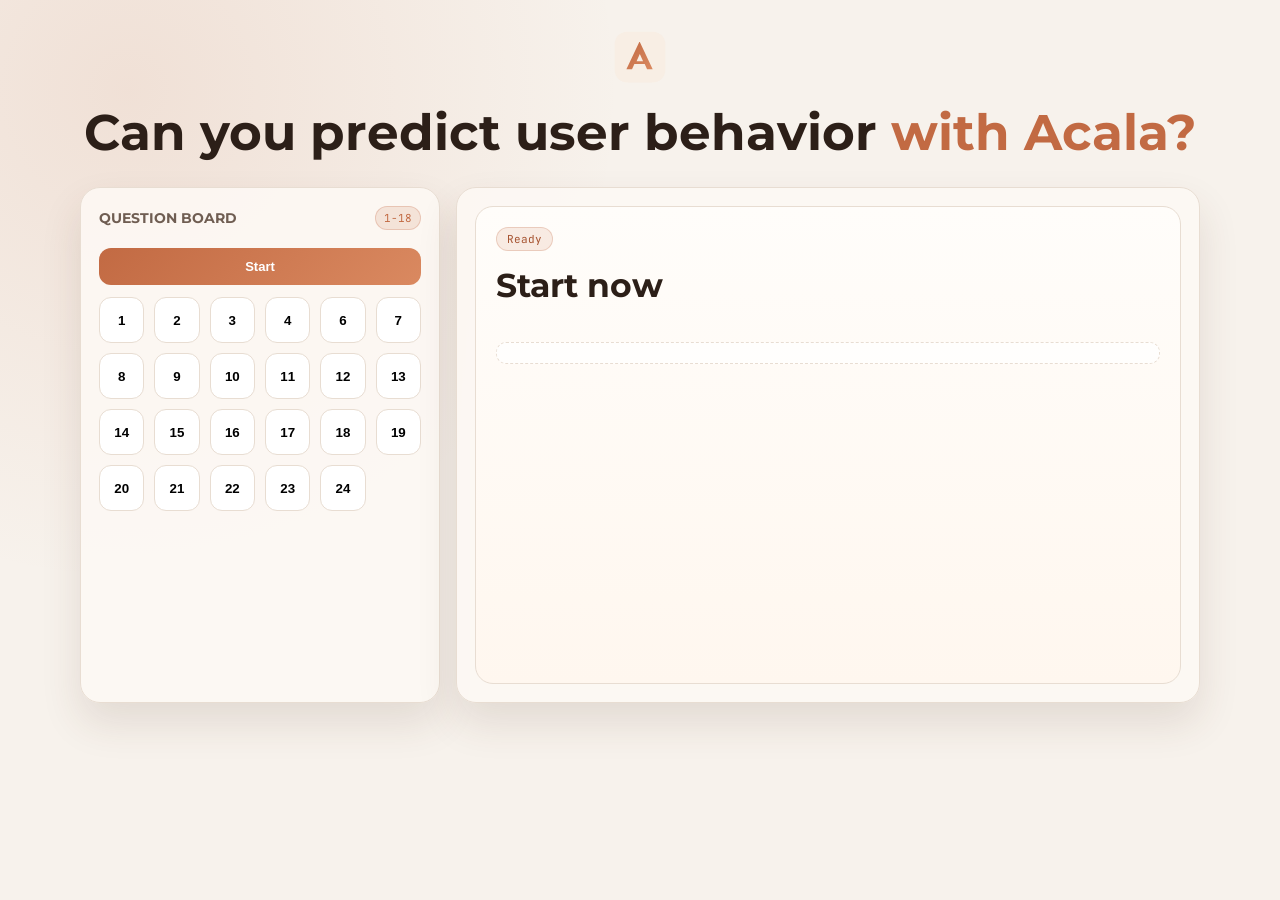
<file: quiz-package/index.html>
<!DOCTYPE html>
<html lang="en">
<head>
  <meta charset="UTF-8" />
  <meta name="viewport" content="width=device-width, initial-scale=1.0" />
  <title>Ascala Quiz</title>
  <link rel="preconnect" href="https://fonts.googleapis.com">
  <link rel="preconnect" href="https://fonts.gstatic.com" crossorigin>
  <link href="https://fonts.googleapis.com/css2?family=Montserrat:wght@400;500;600;700&family=JetBrains+Mono:wght@400;500&display=swap" rel="stylesheet">
  <style>
    :root {
      --bg: #f7f2ec;
      --card: #fdf9f4;
      --ink: #2c1f18;
      --ink-soft: #6f5d52;
      --terra: #c26a43;
      --line: #e8ddd2;
      --shadow: 0 20px 40px rgba(84, 48, 30, 0.12);
    }
    * { box-sizing: border-box; }
    body {
      margin: 0;
      font-family: Montserrat, system-ui, sans-serif;
      color: var(--ink);
      background: radial-gradient(circle at 10% 10%, rgba(194,106,67,.13), transparent 35%), var(--bg);
      min-height: 100vh;
    }
    .wrap { max-width: 1160px; margin: 0 auto; padding: 28px 20px 48px; }
    .hero { text-align: center; margin-bottom: 24px; }
    .hero-logo { width: 58px; height: 58px; object-fit: contain; }
    h1 { margin: 12px 0 8px; font-size: clamp(28px, 4.2vw, 50px); }
    h1 span { color: var(--terra); }
    .layout { display: grid; grid-template-columns: 360px 1fr; gap: 16px; }
    .panel { background: rgba(253,249,244,.9); border: 1px solid var(--line); border-radius: 20px; box-shadow: var(--shadow); }
    .left, .right { padding: 18px; }
    .panel-head { display: flex; align-items: center; justify-content: space-between; margin-bottom: 12px; }
    .panel-head h2 { margin: 0; font-size: 14px; text-transform: uppercase; color: var(--ink-soft); }
    .pill { font-family: "JetBrains Mono", monospace; font-size: 11px; color: var(--terra); background: rgba(194,106,67,.14); border: 1px solid rgba(194,106,67,.25); padding: 4px 8px; border-radius: 999px; }
    .start-btn {
      width: 100%; margin: 6px 0 12px; border: none; border-radius: 12px; padding: 11px 12px;
      font-size: 13px; font-weight: 700; cursor: pointer; color: #fff;
      background: linear-gradient(135deg, var(--terra) 0%, #da8960 100%);
    }
    .q-grid { display: grid; grid-template-columns: repeat(6, minmax(0,1fr)); gap: 10px; }
    .q-btn {
      border: 1px solid var(--line); background: #fff; border-radius: 12px; min-height: 46px; font-weight: 700;
      cursor: pointer; transition: 180ms ease;
    }
    .q-btn.active { background: linear-gradient(135deg, var(--terra) 0%, #dc8a5d 100%); color: #fff; border-color: transparent; }
    .question-card { border: 1px solid var(--line); border-radius: 18px; background: linear-gradient(180deg, #fffdfa 0%, #fff7ef 100%); padding: 20px; min-height: 478px; display: flex; flex-direction: column; gap: 14px; }
    .meta { display: flex; justify-content: space-between; font-size: 12px; color: var(--ink-soft); }
    .tag { font-family: "JetBrains Mono", monospace; font-size: 11px; background: rgba(194,106,67,.12); color: #a65330; border: 1px solid rgba(194,106,67,.24); border-radius: 999px; padding: 4px 10px; }
    .question-text { font-size: clamp(22px, 2.6vw, 33px); line-height: 1.12; margin: 2px 0 8px; max-width: 18ch; }
    .answers { display: grid; gap: 10px; }
    .answer {
      border: 1px solid var(--line); background: #fff; border-radius: 12px; padding: 12px; text-align: left;
      cursor: pointer; display: flex; align-items: center; gap: 10px;
    }
    .answer .key {
      width: 26px; height: 26px; border-radius: 8px; background: #f4ebe1; color: #a65330;
      display: grid; place-items: center; font-weight: 700; font-family: "JetBrains Mono", monospace; font-size: 12px;
    }
    .answer.selected { border-color: rgba(194,106,67,.6); background: rgba(194,106,67,.14); }
    .answer-locate {
      margin-top: 2px;
      font-size: 12px;
      color: var(--ink-soft);
      padding: 10px 12px;
      border: 1px dashed var(--line);
      border-radius: 10px;
      background: rgba(255,255,255,.7);
    }
    .result { margin-top: auto; border-radius: 12px; border: 1px solid var(--line); padding: 12px; font-size: 13px; color: var(--ink-soft); min-height: 60px; background: #fff; }
    .controls { margin-top: 10px; display: flex; gap: 8px; justify-content: flex-end; }
    .btn { border: 1px solid var(--line); background: #fff; color: var(--ink-soft); border-radius: 10px; padding: 9px 12px; font-size: 12px; font-weight: 600; cursor: pointer; }
    .btn.primary { background: linear-gradient(135deg, var(--terra) 0%, #da8960 100%); border-color: transparent; color: #fff; }
    @media (max-width: 960px) { .layout { grid-template-columns: 1fr; } .question-text { max-width: none; } }
  </style>
</head>
<body>
  <main class="wrap">
    <section class="hero">
      <img class="hero-logo" src="./logo.svg" alt="Acala logo">
      <h1>Can you predict user behavior <span>with Acala?</span></h1>
    </section>
    <section class="layout">
      <aside class="panel left">
        <div class="panel-head">
          <h2>Question Board</h2>
          <span class="pill">1-18</span>
        </div>
        <button id="startBtn" class="start-btn">Start</button>
        <div id="questionGrid" class="q-grid"></div>
      </aside>
      <section class="panel right">
        <article id="questionCard" class="question-card">
          <div class="meta">
            <span id="qTag" class="tag">Ready</span>
            <strong id="qNumber"></strong>
          </div>
          <h2 id="qText" class="question-text">Start now</h2>
          <div id="answers" class="answers"></div>
          <div id="answerLocate" class="answer-locate"></div>
          <div id="result" class="result"></div>
          <div class="controls">
            <button id="resetBtn" class="btn">Reset</button>
            <button id="nextBtn" class="btn primary">Next Question</button>
          </div>
        </article>
      </section>
    </section>
  </main>
  <script>
    const QUESTIONS = [
      { id: 1, site: "Whoop", text: "What is the overall completion rate for Whoop users?", choices: ["72%", "52%", "38%"], locate: "Where: Whoop -> Executive Summary card -> Overall completion rate." },
      { id: 2, site: "Whoop", text: "Which persona group struggles most with recovery metrics?", choices: ["Elite Athletes", "Fitness Enthusiasts", "Health Beginners"], locate: "Where: Whoop -> Executive Summary -> Cluster findings (lowest completion row)." },
      { id: 3, site: "Whoop", text: "What is the #1 friction causing abandonment?", choices: ["Device pairing issue", "Recovery score lacks context", "Subscription price"], locate: "Where: Whoop -> Activation report -> Key Findings -> #1 item." },
      { id: 4, site: "Whoop", text: "Elite athletes complete onboarding at:", choices: ["62%", "72%", "82%"], locate: "Where: Whoop -> Executive Summary -> Cluster findings -> Elite Athlete completion." },
      { id: 6, site: "Notion", text: "Graduate Student completion rate is:", choices: ["58%", "42%", "28%"], locate: "Where: Notion -> Persona profiles panel -> Graduate Student badge." },
      { id: 7, site: "Notion", text: "Startup founders get stuck most at:", choices: ["Sign up", "Blank page", "Sharing"], locate: "Where: Notion -> Persona profiles -> Startup Founder summary line." },
      { id: 8, site: "Notion", text: "How many users find templates in first session?", choices: ["34%", "54%", "74%"], locate: "Where: Notion -> Onboarding report -> Key Findings #1 or #2." },
      { id: 9, site: "Canva", text: "Users discover Brand Kit after about how many designs?", choices: ["5", "10-15", "20+"], locate: "Where: Canva -> Activation report -> Key Findings #1/#2 (Brand Kit discovery)." },
      { id: 10, site: "Canva", text: "Mobile creators switching away is around:", choices: ["23%", "33%", "43%"], locate: "Where: Canva -> Engagement report -> Key Findings #1." },
      { id: 11, site: "Canva", text: "Highest completion persona in Canva is:", choices: ["Solo Entrepreneur", "Marketing Manager", "Social Creator"], locate: "Where: Canva -> Persona profiles -> compare completion badges." },
      { id: 12, site: "Canva", text: "Brand kit setup can save users roughly:", choices: ["30 min/week", "1 hour/week", "2+ hours/week"], locate: "Where: Canva -> Onboarding report -> Key Findings / recommended fixes summary." },
      { id: 13, site: "Rapid Fire", text: "Whoop Elite Athlete completion is above 80%?", choices: ["Yes", "No", "Not enough data"], locate: "Where: Whoop -> Executive Summary -> Cluster findings (Elite Athlete)." },
      { id: 14, site: "Rapid Fire", text: "Notion overall completion is above 50%?", choices: ["Yes", "No", "Exactly 50%"], locate: "Where: Notion -> Executive Summary card -> Overall completion rate." },
      { id: 15, site: "Rapid Fire", text: "Canva overall completion is above 60%?", choices: ["Yes", "No", "Exactly 60%"], locate: "Where: Canva -> Executive Summary card -> Overall completion rate." },
      { id: 16, site: "Rapid Fire", text: "More than half of Whoop Health Beginners complete?", choices: ["Yes", "No", "Equal split"], locate: "Where: Whoop -> Persona profiles -> Health Beginner completion badge." },
      { id: 17, site: "Rapid Fire", text: "Notion Team Leads outperform Startup Founders?", choices: ["Yes", "No", "Tied"], locate: "Where: Notion -> Executive Summary -> Cluster findings rows for Team Lead and Founder." },
      { id: 18, site: "Rapid Fire", text: "Is mobile feature parity a top Canva issue?", choices: ["Yes", "No", "Only for desktop users"], locate: "Where: Canva -> Engagement report -> Key Findings #1 and summary sentence." },
      { id: 19, site: "Persona Group", text: "Who is the worst-performing persona in Whoop?", choices: ["Elite Athlete", "Fitness Enthusiast", "Health Beginner"], locate: "Where: Whoop -> Persona profiles -> lowest completion badge." },
      { id: 20, site: "Persona Group", text: "Who is the best-performing persona in Notion?", choices: ["Startup Founder", "Team Lead PM", "Graduate Student"], locate: "Where: Notion -> Persona profiles -> highest completion badge." },
      { id: 21, site: "Persona Group", text: "Which Canva persona should be prioritized first for improvements?", choices: ["Marketing Manager", "Social Creator", "Solo Entrepreneur"], locate: "Where: Canva -> Persona profiles -> lowest completion + friction tags." },
      { id: 22, site: "Precision Check", text: "What is the time-to-aha for Notion users?", choices: ["3m 05s", "4m 12s", "6m 20s"], locate: "Where: Notion -> Activation report -> Summary -> Time-to-aha." },
      { id: 23, site: "Precision Check", text: "What is the accessibility friction score for Notion Graduate Student users who scored 80 in tech savviness?", choices: ["12%", "22%", "32%"], locate: "Where: Notion -> Accessibility report -> Persona distribution chart (Graduate Student at tech savviness 80)." },
      { id: 24, site: "Precision Check", text: "How many consent gaps are in Canva compliance?", choices: ["1", "2", "3"], locate: "Where: Canva -> Compliance report -> Summary stats -> Consent gaps." }
    ];

    const grid = document.getElementById("questionGrid");
    const qTag = document.getElementById("qTag");
    const qNumber = document.getElementById("qNumber");
    const qText = document.getElementById("qText");
    const answers = document.getElementById("answers");
    const answerLocate = document.getElementById("answerLocate");
    const result = document.getElementById("result");
    const startBtn = document.getElementById("startBtn");
    const resetBtn = document.getElementById("resetBtn");
    const nextBtn = document.getElementById("nextBtn");
    let current = 0;

    QUESTIONS.forEach((q, i) => {
      const btn = document.createElement("button");
      btn.className = "q-btn";
      btn.textContent = q.id;
      btn.addEventListener("click", () => renderQuestion(i));
      grid.appendChild(btn);
    });

    function setActiveButton(index) {
      [...grid.children].forEach((node, i) => node.classList.toggle("active", i === index));
    }

    function renderQuestion(index) {
      current = index;
      const q = QUESTIONS[index];
      setActiveButton(index);
      qTag.textContent = q.site;
      qNumber.textContent = "Question " + q.id;
      qText.textContent = q.text;
      answerLocate.textContent = q.locate || "Find it in prototype: open the matching website report and check Executive Summary / Persona profiles.";
      result.textContent = "Answer selected and locked. (No reveal shown)";
      result.style.visibility = "hidden";
      resetBtn.style.display = "";
      nextBtn.style.display = "";
      answers.innerHTML = "";
      q.choices.forEach((choice, choiceIndex) => {
        const answerBtn = document.createElement("button");
        answerBtn.className = "answer";
        answerBtn.innerHTML = '<span class="key">' + String.fromCharCode(65 + choiceIndex) + '</span><span>' + choice + "</span>";
        answerBtn.addEventListener("click", () => evaluate(answerBtn));
        answers.appendChild(answerBtn);
      });
    }

    function evaluate(button) {
      [...answers.children].forEach(node => node.classList.remove("selected"));
      button.classList.add("selected");
      result.style.visibility = "visible";
    }

    function showStartScreen() {
      setActiveButton(-1);
      qTag.textContent = "Ready";
      qNumber.textContent = "";
      qText.textContent = "Start now";
      answers.innerHTML = "";
      answerLocate.textContent = "";
      result.textContent = "";
      result.style.visibility = "hidden";
      resetBtn.style.display = "none";
      nextBtn.style.display = "none";
    }

    resetBtn.addEventListener("click", () => renderQuestion(current));
    nextBtn.addEventListener("click", () => renderQuestion((current + 1) % QUESTIONS.length));
    startBtn.addEventListener("click", showStartScreen);

    showStartScreen();
  </script>
</body>
</html>
</file>
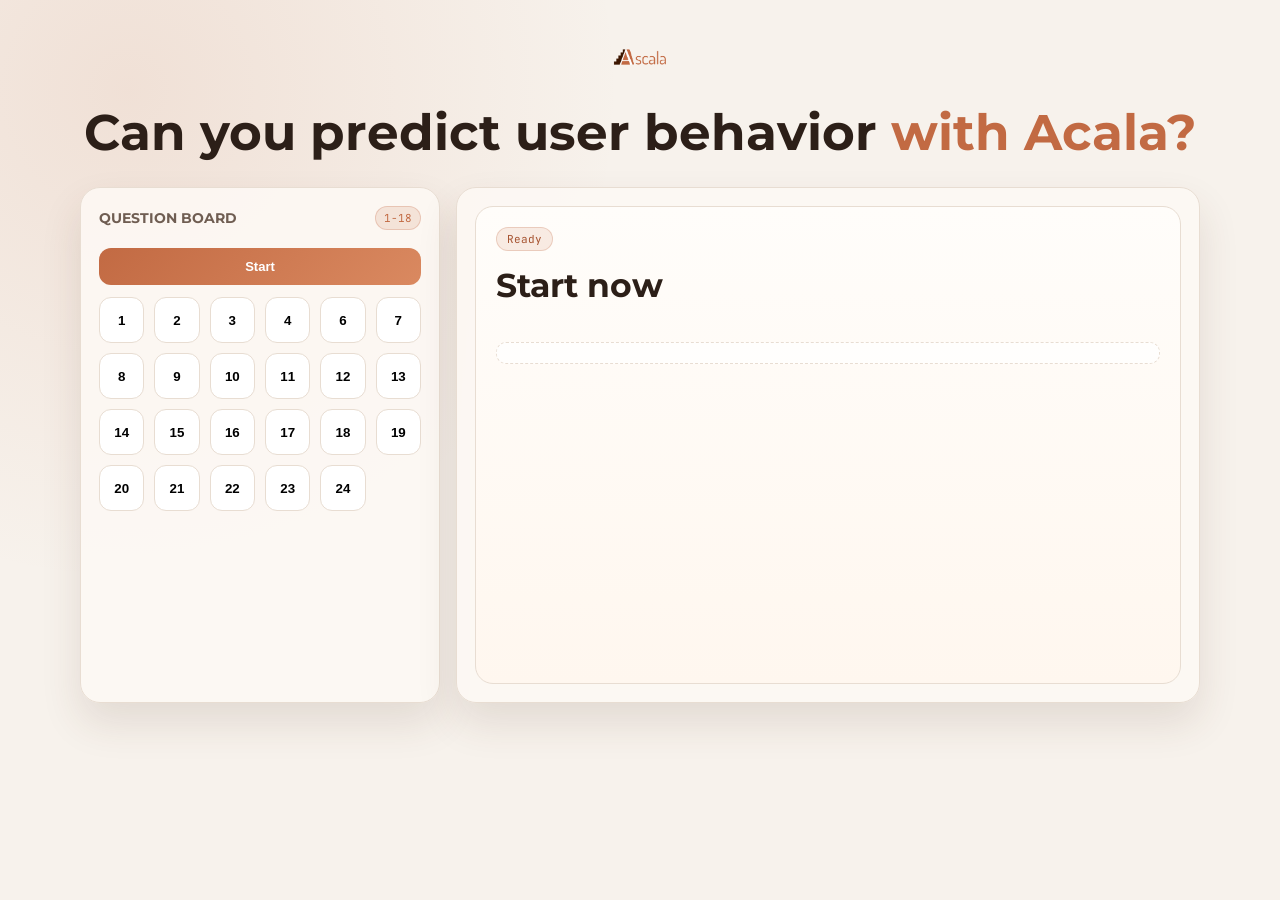
<file: quiz.html>
<!DOCTYPE html>
<html lang="en">
<head>
  <meta charset="UTF-8" />
  <meta name="viewport" content="width=device-width, initial-scale=1.0" />
  <title>Ascala Quiz</title>
  <link rel="preconnect" href="https://fonts.googleapis.com">
  <link rel="preconnect" href="https://fonts.gstatic.com" crossorigin>
  <link href="https://fonts.googleapis.com/css2?family=Montserrat:wght@400;500;600;700&family=JetBrains+Mono:wght@400;500&display=swap" rel="stylesheet">
  <style>
    :root {
      --bg: #f7f2ec;
      --card: #fdf9f4;
      --ink: #2c1f18;
      --ink-soft: #6f5d52;
      --terra: #c26a43;
      --line: #e8ddd2;
      --shadow: 0 20px 40px rgba(84, 48, 30, 0.12);
    }
    * { box-sizing: border-box; }
    body {
      margin: 0;
      font-family: Montserrat, system-ui, sans-serif;
      color: var(--ink);
      background: radial-gradient(circle at 10% 10%, rgba(194,106,67,.13), transparent 35%), var(--bg);
      min-height: 100vh;
    }
    .wrap { max-width: 1160px; margin: 0 auto; padding: 28px 20px 48px; }
    .hero { text-align: center; margin-bottom: 24px; }
    .hero-logo { width: 58px; height: 58px; object-fit: contain; }
    h1 { margin: 12px 0 8px; font-size: clamp(28px, 4.2vw, 50px); }
    h1 span { color: var(--terra); }
    .layout { display: grid; grid-template-columns: 360px 1fr; gap: 16px; }
    .panel { background: rgba(253,249,244,.9); border: 1px solid var(--line); border-radius: 20px; box-shadow: var(--shadow); }
    .left, .right { padding: 18px; }
    .panel-head { display: flex; align-items: center; justify-content: space-between; margin-bottom: 12px; }
    .panel-head h2 { margin: 0; font-size: 14px; text-transform: uppercase; color: var(--ink-soft); }
    .pill { font-family: "JetBrains Mono", monospace; font-size: 11px; color: var(--terra); background: rgba(194,106,67,.14); border: 1px solid rgba(194,106,67,.25); padding: 4px 8px; border-radius: 999px; }
    .start-btn {
      width: 100%; margin: 6px 0 12px; border: none; border-radius: 12px; padding: 11px 12px;
      font-size: 13px; font-weight: 700; cursor: pointer; color: #fff;
      background: linear-gradient(135deg, var(--terra) 0%, #da8960 100%);
    }
    .q-grid { display: grid; grid-template-columns: repeat(6, minmax(0,1fr)); gap: 10px; }
    .q-btn {
      border: 1px solid var(--line); background: #fff; border-radius: 12px; min-height: 46px; font-weight: 700;
      cursor: pointer; transition: 180ms ease;
    }
    .q-btn.active { background: linear-gradient(135deg, var(--terra) 0%, #dc8a5d 100%); color: #fff; border-color: transparent; }
    .question-card { border: 1px solid var(--line); border-radius: 18px; background: linear-gradient(180deg, #fffdfa 0%, #fff7ef 100%); padding: 20px; min-height: 478px; display: flex; flex-direction: column; gap: 14px; }
    .meta { display: flex; justify-content: space-between; font-size: 12px; color: var(--ink-soft); }
    .tag { font-family: "JetBrains Mono", monospace; font-size: 11px; background: rgba(194,106,67,.12); color: #a65330; border: 1px solid rgba(194,106,67,.24); border-radius: 999px; padding: 4px 10px; }
    .question-text { font-size: clamp(22px, 2.6vw, 33px); line-height: 1.12; margin: 2px 0 8px; max-width: 18ch; }
    .answers { display: grid; gap: 10px; }
    .answer {
      border: 1px solid var(--line); background: #fff; border-radius: 12px; padding: 12px; text-align: left;
      cursor: pointer; display: flex; align-items: center; gap: 10px;
    }
    .answer .key {
      width: 26px; height: 26px; border-radius: 8px; background: #f4ebe1; color: #a65330;
      display: grid; place-items: center; font-weight: 700; font-family: "JetBrains Mono", monospace; font-size: 12px;
    }
    .answer.selected { border-color: rgba(194,106,67,.6); background: rgba(194,106,67,.14); }
    .answer-locate {
      margin-top: 2px;
      font-size: 12px;
      color: var(--ink-soft);
      padding: 10px 12px;
      border: 1px dashed var(--line);
      border-radius: 10px;
      background: rgba(255,255,255,.7);
    }
    .result { margin-top: auto; border-radius: 12px; border: 1px solid var(--line); padding: 12px; font-size: 13px; color: var(--ink-soft); min-height: 60px; background: #fff; }
    .controls { margin-top: 10px; display: flex; gap: 8px; justify-content: flex-end; }
    .btn { border: 1px solid var(--line); background: #fff; color: var(--ink-soft); border-radius: 10px; padding: 9px 12px; font-size: 12px; font-weight: 600; cursor: pointer; }
    .btn.primary { background: linear-gradient(135deg, var(--terra) 0%, #da8960 100%); border-color: transparent; color: #fff; }
    @media (max-width: 960px) { .layout { grid-template-columns: 1fr; } .question-text { max-width: none; } }
  </style>
</head>
<body>
  <main class="wrap">
    <section class="hero">
      <img class="hero-logo" src="assets/logo.png" alt="Acala logo">
      <h1>Can you predict user behavior <span>with Acala?</span></h1>
    </section>
    <section class="layout">
      <aside class="panel left">
        <div class="panel-head">
          <h2>Question Board</h2>
          <span class="pill">1-18</span>
        </div>
        <button id="startBtn" class="start-btn">Start</button>
        <div id="questionGrid" class="q-grid"></div>
      </aside>
      <section class="panel right">
        <article id="questionCard" class="question-card">
          <div class="meta">
            <span id="qTag" class="tag">Ready</span>
            <strong id="qNumber"></strong>
          </div>
          <h2 id="qText" class="question-text">Start now</h2>
          <div id="answers" class="answers"></div>
          <div id="answerLocate" class="answer-locate"></div>
          <div id="result" class="result"></div>
          <div class="controls">
            <button id="resetBtn" class="btn">Reset</button>
            <button id="nextBtn" class="btn primary">Next Question</button>
          </div>
        </article>
      </section>
    </section>
  </main>
  <script>
    const QUESTIONS = [
      { id: 1, site: "Whoop", text: "What is the overall completion rate for Whoop users?", choices: ["72%", "52%", "38%"], locate: "Where: Whoop -> Executive Summary card -> Overall completion rate." },
      { id: 2, site: "Whoop", text: "Which persona group struggles most with recovery metrics?", choices: ["Elite Athletes", "Fitness Enthusiasts", "Health Beginners"], locate: "Where: Whoop -> Executive Summary -> Cluster findings (lowest completion row)." },
      { id: 3, site: "Whoop", text: "What is the #1 friction causing abandonment?", choices: ["Device pairing issue", "Recovery score lacks context", "Subscription price"], locate: "Where: Whoop -> Activation report -> Key Findings -> #1 item." },
      { id: 4, site: "Whoop", text: "Elite athletes complete onboarding at:", choices: ["62%", "72%", "82%"], locate: "Where: Whoop -> Executive Summary -> Cluster findings -> Elite Athlete completion." },
      { id: 6, site: "Notion", text: "Graduate Student completion rate is:", choices: ["58%", "42%", "28%"], locate: "Where: Notion -> Persona profiles panel -> Graduate Student badge." },
      { id: 7, site: "Notion", text: "Startup founders get stuck most at:", choices: ["Sign up", "Blank page", "Sharing"], locate: "Where: Notion -> Persona profiles -> Startup Founder summary line." },
      { id: 8, site: "Notion", text: "How many users find templates in first session?", choices: ["34%", "54%", "74%"], locate: "Where: Notion -> Onboarding report -> Key Findings #1 or #2." },
      { id: 9, site: "Canva", text: "Users discover Brand Kit after about how many designs?", choices: ["5", "10-15", "20+"], locate: "Where: Canva -> Activation report -> Key Findings #1/#2 (Brand Kit discovery)." },
      { id: 10, site: "Canva", text: "Mobile creators switching away is around:", choices: ["23%", "33%", "43%"], locate: "Where: Canva -> Engagement report -> Key Findings #1." },
      { id: 11, site: "Canva", text: "Highest completion persona in Canva is:", choices: ["Solo Entrepreneur", "Marketing Manager", "Social Creator"], locate: "Where: Canva -> Persona profiles -> compare completion badges." },
      { id: 12, site: "Canva", text: "Brand kit setup can save users roughly:", choices: ["30 min/week", "1 hour/week", "2+ hours/week"], locate: "Where: Canva -> Onboarding report -> Key Findings / recommended fixes summary." },
      { id: 13, site: "Rapid Fire", text: "Whoop Elite Athlete completion is above 80%?", choices: ["Yes", "No", "Not enough data"], locate: "Where: Whoop -> Executive Summary -> Cluster findings (Elite Athlete)." },
      { id: 14, site: "Rapid Fire", text: "Notion overall completion is above 50%?", choices: ["Yes", "No", "Exactly 50%"], locate: "Where: Notion -> Executive Summary card -> Overall completion rate." },
      { id: 15, site: "Rapid Fire", text: "Canva overall completion is above 60%?", choices: ["Yes", "No", "Exactly 60%"], locate: "Where: Canva -> Executive Summary card -> Overall completion rate." },
      { id: 16, site: "Rapid Fire", text: "More than half of Whoop Health Beginners complete?", choices: ["Yes", "No", "Equal split"], locate: "Where: Whoop -> Persona profiles -> Health Beginner completion badge." },
      { id: 17, site: "Rapid Fire", text: "Notion Team Leads outperform Startup Founders?", choices: ["Yes", "No", "Tied"], locate: "Where: Notion -> Executive Summary -> Cluster findings rows for Team Lead and Founder." },
      { id: 18, site: "Rapid Fire", text: "Is mobile feature parity a top Canva issue?", choices: ["Yes", "No", "Only for desktop users"], locate: "Where: Canva -> Engagement report -> Key Findings #1 and summary sentence." },
      { id: 19, site: "Persona Group", text: "Who is the worst-performing persona in Whoop?", choices: ["Elite Athlete", "Fitness Enthusiast", "Health Beginner"], locate: "Where: Whoop -> Persona profiles -> lowest completion badge." },
      { id: 20, site: "Persona Group", text: "Who is the best-performing persona in Notion?", choices: ["Startup Founder", "Team Lead PM", "Graduate Student"], locate: "Where: Notion -> Persona profiles -> highest completion badge." },
      { id: 21, site: "Persona Group", text: "Which Canva persona should be prioritized first for improvements?", choices: ["Marketing Manager", "Social Creator", "Solo Entrepreneur"], locate: "Where: Canva -> Persona profiles -> lowest completion + friction tags." },
      { id: 22, site: "Precision Check", text: "What is the time-to-aha for Notion users?", choices: ["3m 05s", "4m 12s", "6m 20s"], locate: "Where: Notion -> Activation report -> Summary -> Time-to-aha." },
      { id: 23, site: "Precision Check", text: "What is the accessibility friction score for Notion Graduate Student users who scored 80 in tech savviness?", choices: ["12%", "22%", "32%"], locate: "Where: Notion -> Accessibility report -> Persona distribution chart (Graduate Student at tech savviness 80)." },
      { id: 24, site: "Precision Check", text: "How many consent gaps are in Canva compliance?", choices: ["1", "2", "3"], locate: "Where: Canva -> Compliance report -> Summary stats -> Consent gaps." }
    ];

    const grid = document.getElementById("questionGrid");
    const qTag = document.getElementById("qTag");
    const qNumber = document.getElementById("qNumber");
    const qText = document.getElementById("qText");
    const answers = document.getElementById("answers");
    const answerLocate = document.getElementById("answerLocate");
    const result = document.getElementById("result");
    const startBtn = document.getElementById("startBtn");
    const resetBtn = document.getElementById("resetBtn");
    const nextBtn = document.getElementById("nextBtn");
    let current = 0;

    QUESTIONS.forEach((q, i) => {
      const btn = document.createElement("button");
      btn.className = "q-btn";
      btn.textContent = q.id;
      btn.addEventListener("click", () => renderQuestion(i));
      grid.appendChild(btn);
    });

    function setActiveButton(index) {
      [...grid.children].forEach((node, i) => node.classList.toggle("active", i === index));
    }

    function renderQuestion(index) {
      current = index;
      const q = QUESTIONS[index];
      setActiveButton(index);
      qTag.textContent = q.site;
      qNumber.textContent = "Question " + q.id;
      qText.textContent = q.text;
      answerLocate.textContent = q.locate || "Find it in prototype: open the matching website report and check Executive Summary / Persona profiles.";
      result.textContent = "Answer selected and locked. (No reveal shown)";
      result.style.visibility = "hidden";
      resetBtn.style.display = "";
      nextBtn.style.display = "";
      answers.innerHTML = "";
      q.choices.forEach((choice, choiceIndex) => {
        const answerBtn = document.createElement("button");
        answerBtn.className = "answer";
        answerBtn.innerHTML = '<span class="key">' + String.fromCharCode(65 + choiceIndex) + '</span><span>' + choice + "</span>";
        answerBtn.addEventListener("click", () => evaluate(answerBtn));
        answers.appendChild(answerBtn);
      });
    }

    function evaluate(button) {
      [...answers.children].forEach(node => node.classList.remove("selected"));
      button.classList.add("selected");
      result.style.visibility = "visible";
    }

    function showStartScreen() {
      setActiveButton(-1);
      qTag.textContent = "Ready";
      qNumber.textContent = "";
      qText.textContent = "Start now";
      answers.innerHTML = "";
      answerLocate.textContent = "";
      result.textContent = "";
      result.style.visibility = "hidden";
      resetBtn.style.display = "none";
      nextBtn.style.display = "none";
    }

    resetBtn.addEventListener("click", () => renderQuestion(current));
    nextBtn.addEventListener("click", () => renderQuestion((current + 1) % QUESTIONS.length));
    startBtn.addEventListener("click", showStartScreen);

    showStartScreen();
  </script>
</body>
</html>
</file>
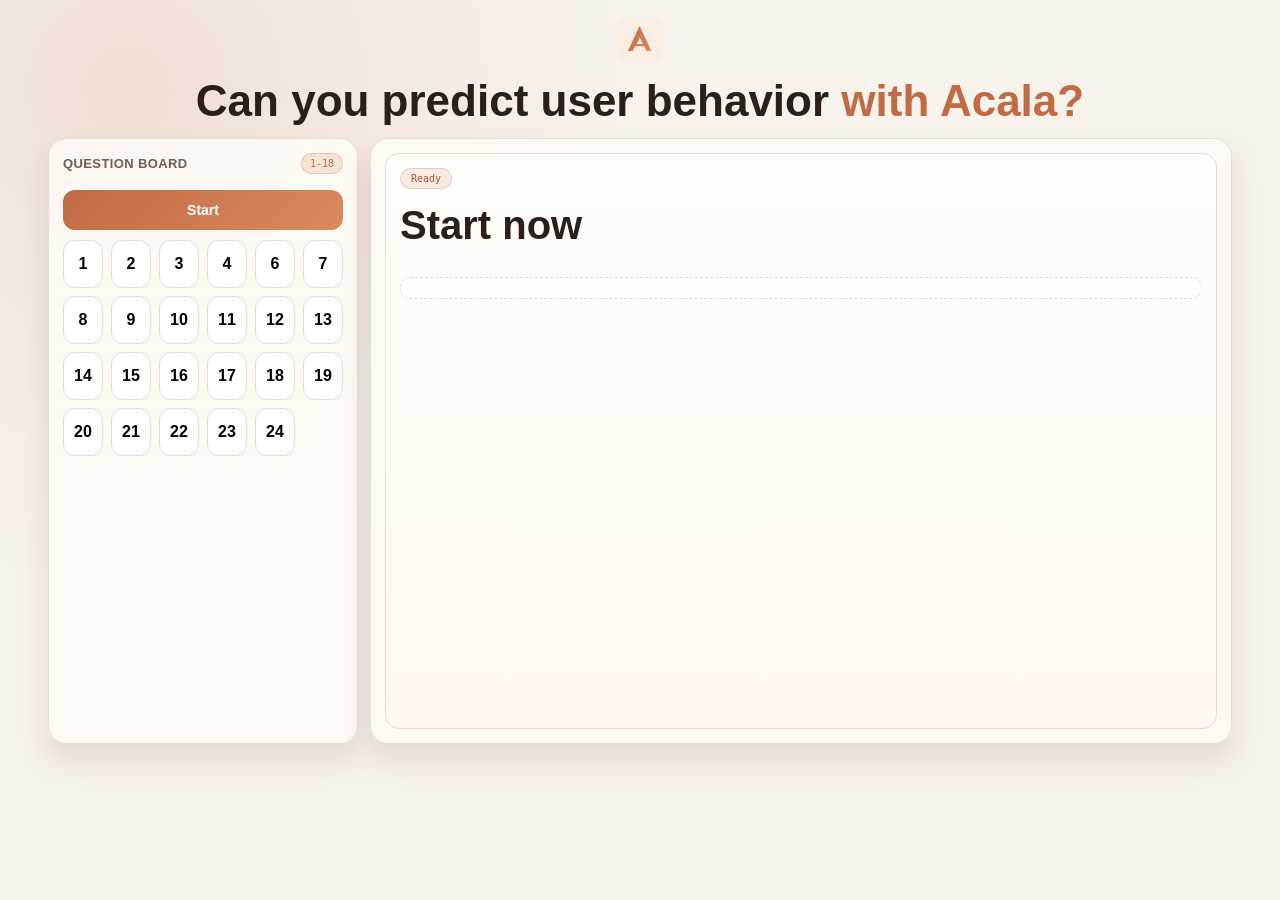
<file: quiz-package/quiz-ipad.html>
<!DOCTYPE html>
<html lang="en">
<head>
  <meta charset="UTF-8" />
  <meta name="viewport" content="width=device-width,initial-scale=1,viewport-fit=cover,user-scalable=no" />
  <meta name="apple-mobile-web-app-capable" content="yes" />
  <meta name="apple-mobile-web-app-status-bar-style" content="default" />
  <title>Ascala Quiz iPad</title>
  <style>
    :root {
      --bg: #f7f2ec;
      --card: #fdf9f4;
      --ink: #2c1f18;
      --ink-soft: #6f5d52;
      --terra: #c26a43;
      --line: #e8ddd2;
      --shadow: 0 16px 28px rgba(84, 48, 30, 0.12);
    }
    * { box-sizing: border-box; -webkit-tap-highlight-color: transparent; }
    html, body { margin: 0; padding: 0; }
    body {
      font-family: -apple-system, BlinkMacSystemFont, "Segoe UI", Roboto, Helvetica, Arial, sans-serif;
      color: var(--ink);
      background: radial-gradient(circle at 10% 10%, rgba(194,106,67,.13), transparent 35%), var(--bg);
      min-height: 100dvh;
      padding: env(safe-area-inset-top) max(12px, env(safe-area-inset-right)) env(safe-area-inset-bottom) max(12px, env(safe-area-inset-left));
    }
    .wrap { max-width: 1200px; margin: 0 auto; padding: 14px 8px 20px; }
    .hero { text-align: center; margin-bottom: 14px; }
    .hero-logo { width: 52px; height: 52px; }
    h1 { margin: 8px 0 0; font-size: clamp(24px, 3.8vw, 44px); line-height: 1.05; }
    h1 span { color: var(--terra); }
    .layout { display: grid; grid-template-columns: 310px 1fr; gap: 12px; }
    .panel { background: rgba(253,249,244,.94); border: 1px solid var(--line); border-radius: 18px; box-shadow: var(--shadow); }
    .left, .right { padding: 14px; }
    .panel-head { display: flex; align-items: center; justify-content: space-between; margin-bottom: 10px; }
    .panel-head h2 { margin: 0; font-size: 13px; text-transform: uppercase; color: var(--ink-soft); letter-spacing: .03em; }
    .pill { font-family: ui-monospace, SFMono-Regular, Menlo, monospace; font-size: 10px; color: var(--terra); background: rgba(194,106,67,.14); border: 1px solid rgba(194,106,67,.25); padding: 4px 8px; border-radius: 999px; }
    .start-btn {
      width: 100%; margin: 6px 0 10px; border: none; border-radius: 12px; padding: 12px;
      font-size: 14px; font-weight: 700; color: #fff; cursor: pointer;
      background: linear-gradient(135deg, var(--terra) 0%, #da8960 100%);
    }
    .q-grid { display: grid; grid-template-columns: repeat(6, minmax(0,1fr)); gap: 8px; }
    .q-btn {
      border: 1px solid var(--line); background: #fff; border-radius: 12px; min-height: 48px;
      font-weight: 700; font-size: 16px; cursor: pointer;
    }
    .q-btn.active { background: linear-gradient(135deg, var(--terra) 0%, #dc8a5d 100%); color: #fff; border-color: transparent; }
    .question-card { border: 1px solid var(--line); border-radius: 14px; background: linear-gradient(180deg, #fffdfa 0%, #fff7ef 100%); padding: 14px; min-height: 64dvh; display: flex; flex-direction: column; gap: 10px; }
    .meta { display: flex; justify-content: space-between; font-size: 12px; color: var(--ink-soft); }
    .tag { font-family: ui-monospace, SFMono-Regular, Menlo, monospace; font-size: 10px; background: rgba(194,106,67,.12); color: #a65330; border: 1px solid rgba(194,106,67,.24); border-radius: 999px; padding: 4px 10px; }
    .question-text { font-size: clamp(24px, 4vw, 40px); line-height: 1.1; margin: 4px 0 8px; max-width: 22ch; }
    .answers { display: grid; gap: 10px; }
    .answer {
      border: 1px solid var(--line); background: #fff; border-radius: 12px; padding: 14px; text-align: left; cursor: pointer;
      display: flex; align-items: center; gap: 10px; font-size: clamp(16px, 2.1vw, 21px);
      min-height: 56px;
    }
    .answer .key {
      width: 30px; height: 30px; border-radius: 8px; background: #f4ebe1; color: #a65330;
      display: grid; place-items: center; font-weight: 700; font-family: ui-monospace, SFMono-Regular, Menlo, monospace; font-size: 13px;
      flex: 0 0 auto;
    }
    .answer.selected { border-color: rgba(194,106,67,.6); background: rgba(194,106,67,.14); }
    .answer-locate {
      margin-top: 2px;
      font-size: 12px;
      color: var(--ink-soft);
      padding: 10px 12px;
      border: 1px dashed var(--line);
      border-radius: 10px;
      background: rgba(255,255,255,.75);
    }
    .result { margin-top: auto; border-radius: 12px; border: 1px solid var(--line); padding: 12px; font-size: 14px; color: var(--ink-soft); min-height: 54px; background: #fff; }
    .controls { margin-top: 8px; display: flex; gap: 8px; justify-content: flex-end; }
    .btn { border: 1px solid var(--line); background: #fff; color: var(--ink-soft); border-radius: 10px; padding: 10px 13px; font-size: 13px; font-weight: 700; cursor: pointer; min-height: 44px; }
    .btn.primary { background: linear-gradient(135deg, var(--terra) 0%, #da8960 100%); border-color: transparent; color: #fff; }

    @media (max-width: 1024px) {
      .layout { grid-template-columns: 1fr; }
      .question-card { min-height: auto; }
      .question-text { max-width: none; }
      .q-grid { grid-template-columns: repeat(9, minmax(0,1fr)); }
    }
  </style>
</head>
<body>
  <main class="wrap">
    <section class="hero">
      <svg class="hero-logo" xmlns="http://www.w3.org/2000/svg" viewBox="0 0 64 64" aria-label="Acala logo">
        <defs><linearGradient id="g" x1="0%" y1="0%" x2="100%" y2="100%"><stop offset="0%" stop-color="#C26A43"/><stop offset="100%" stop-color="#DA8960"/></linearGradient></defs>
        <rect x="4" y="4" width="56" height="56" rx="14" fill="#F8EEE4"/>
        <path d="M31.8 15.5 46 45.5h-6.2l-2.6-5.8H25.8l-2.6 5.8H17l14.2-30zm0 13.3-3.6 8h7.2l-3.6-8z" fill="url(#g)"/>
      </svg>
      <h1>Can you predict user behavior <span>with Acala?</span></h1>
    </section>

    <section class="layout">
      <aside class="panel left">
        <div class="panel-head">
          <h2>Question Board</h2>
          <span class="pill">1-18</span>
        </div>
        <button id="startBtn" class="start-btn">Start</button>
        <div id="questionGrid" class="q-grid"></div>
      </aside>

      <section class="panel right">
        <article class="question-card">
          <div class="meta">
            <span id="qTag" class="tag">Ready</span>
            <strong id="qNumber"></strong>
          </div>
          <h2 id="qText" class="question-text">Start now</h2>
          <div id="answers" class="answers"></div>
          <div id="answerLocate" class="answer-locate"></div>
          <div id="result" class="result"></div>
          <div class="controls">
            <button id="resetBtn" class="btn">Reset</button>
            <button id="nextBtn" class="btn primary">Next</button>
          </div>
        </article>
      </section>
    </section>
  </main>

  <script>
    const QUESTIONS = [
      { id: 1, site: "Whoop", text: "What is the overall completion rate for Whoop users?", choices: ["72%", "52%", "38%"], locate: "Where: Whoop -> Executive Summary card -> Overall completion rate." },
      { id: 2, site: "Whoop", text: "Which persona group struggles most with recovery metrics?", choices: ["Elite Athletes", "Fitness Enthusiasts", "Health Beginners"], locate: "Where: Whoop -> Executive Summary -> Cluster findings (lowest completion row)." },
      { id: 3, site: "Whoop", text: "What is the #1 friction causing abandonment?", choices: ["Device pairing issue", "Recovery score lacks context", "Subscription price"], locate: "Where: Whoop -> Activation report -> Key Findings -> #1 item." },
      { id: 4, site: "Whoop", text: "Elite athletes complete onboarding at:", choices: ["62%", "72%", "82%"], locate: "Where: Whoop -> Executive Summary -> Cluster findings -> Elite Athlete completion." },
      { id: 6, site: "Notion", text: "Graduate Student completion rate is:", choices: ["58%", "42%", "28%"], locate: "Where: Notion -> Persona profiles panel -> Graduate Student badge." },
      { id: 7, site: "Notion", text: "Startup founders get stuck most at:", choices: ["Sign up", "Blank page", "Sharing"], locate: "Where: Notion -> Persona profiles -> Startup Founder summary line." },
      { id: 8, site: "Notion", text: "How many users find templates in first session?", choices: ["34%", "54%", "74%"], locate: "Where: Notion -> Onboarding report -> Key Findings #1 or #2." },
      { id: 9, site: "Canva", text: "Users discover Brand Kit after about how many designs?", choices: ["5", "10-15", "20+"], locate: "Where: Canva -> Activation report -> Key Findings #1/#2 (Brand Kit discovery)." },
      { id: 10, site: "Canva", text: "Mobile creators switching away is around:", choices: ["23%", "33%", "43%"], locate: "Where: Canva -> Engagement report -> Key Findings #1." },
      { id: 11, site: "Canva", text: "Highest completion persona in Canva is:", choices: ["Solo Entrepreneur", "Marketing Manager", "Social Creator"], locate: "Where: Canva -> Persona profiles -> compare completion badges." },
      { id: 12, site: "Canva", text: "Brand kit setup can save users roughly:", choices: ["30 min/week", "1 hour/week", "2+ hours/week"], locate: "Where: Canva -> Onboarding report -> Key Findings / recommended fixes summary." },
      { id: 13, site: "Rapid Fire", text: "Whoop Elite Athlete completion is above 80%?", choices: ["Yes", "No", "Not enough data"], locate: "Where: Whoop -> Executive Summary -> Cluster findings (Elite Athlete)." },
      { id: 14, site: "Rapid Fire", text: "Notion overall completion is above 50%?", choices: ["Yes", "No", "Exactly 50%"], locate: "Where: Notion -> Executive Summary card -> Overall completion rate." },
      { id: 15, site: "Rapid Fire", text: "Canva overall completion is above 60%?", choices: ["Yes", "No", "Exactly 60%"], locate: "Where: Canva -> Executive Summary card -> Overall completion rate." },
      { id: 16, site: "Rapid Fire", text: "More than half of Whoop Health Beginners complete?", choices: ["Yes", "No", "Equal split"], locate: "Where: Whoop -> Persona profiles -> Health Beginner completion badge." },
      { id: 17, site: "Rapid Fire", text: "Notion Team Leads outperform Startup Founders?", choices: ["Yes", "No", "Tied"], locate: "Where: Notion -> Executive Summary -> Cluster findings rows for Team Lead and Founder." },
      { id: 18, site: "Rapid Fire", text: "Is mobile feature parity a top Canva issue?", choices: ["Yes", "No", "Only for desktop users"], locate: "Where: Canva -> Engagement report -> Key Findings #1 and summary sentence." },
      { id: 19, site: "Persona Group", text: "Who is the worst-performing persona in Whoop?", choices: ["Elite Athlete", "Fitness Enthusiast", "Health Beginner"], locate: "Where: Whoop -> Persona profiles -> lowest completion badge." },
      { id: 20, site: "Persona Group", text: "Who is the best-performing persona in Notion?", choices: ["Startup Founder", "Team Lead PM", "Graduate Student"], locate: "Where: Notion -> Persona profiles -> highest completion badge." },
      { id: 21, site: "Persona Group", text: "Which Canva persona should be prioritized first for improvements?", choices: ["Marketing Manager", "Social Creator", "Solo Entrepreneur"], locate: "Where: Canva -> Persona profiles -> lowest completion + friction tags." },
      { id: 22, site: "Precision Check", text: "What is the time-to-aha for Notion users?", choices: ["3m 05s", "4m 12s", "6m 20s"], locate: "Where: Notion -> Activation report -> Summary -> Time-to-aha." },
      { id: 23, site: "Precision Check", text: "What is the accessibility friction score for Notion Graduate Student users who scored 80 in tech savviness?", choices: ["12%", "22%", "32%"], locate: "Where: Notion -> Accessibility report -> Persona distribution chart (Graduate Student at tech savviness 80)." },
      { id: 24, site: "Precision Check", text: "How many consent gaps are in Canva compliance?", choices: ["1", "2", "3"], locate: "Where: Canva -> Compliance report -> Summary stats -> Consent gaps." }
    ];

    const grid = document.getElementById("questionGrid");
    const qTag = document.getElementById("qTag");
    const qNumber = document.getElementById("qNumber");
    const qText = document.getElementById("qText");
    const answers = document.getElementById("answers");
    const answerLocate = document.getElementById("answerLocate");
    const result = document.getElementById("result");
    const startBtn = document.getElementById("startBtn");
    const resetBtn = document.getElementById("resetBtn");
    const nextBtn = document.getElementById("nextBtn");
    let current = 0;

    function setActiveButton(index) {
      [...grid.children].forEach((node, i) => node.classList.toggle("active", i === index));
    }

    function evaluate(button) {
      [...answers.children].forEach(node => node.classList.remove("selected"));
      button.classList.add("selected");
      result.style.visibility = "visible";
      result.textContent = "Answer selected and locked. (No reveal shown)";
    }

    function renderQuestion(index) {
      current = index;
      const q = QUESTIONS[index];
      setActiveButton(index);
      qTag.textContent = q.site;
      qNumber.textContent = "Question " + q.id;
      qText.textContent = q.text;
      answerLocate.textContent = q.locate || "Find it in prototype: open the matching website report and check Executive Summary / Persona profiles.";
      result.style.visibility = "hidden";
      result.textContent = "";
      resetBtn.style.display = "";
      nextBtn.style.display = "";
      answers.innerHTML = "";

      q.choices.forEach((choice, choiceIndex) => {
        const answerBtn = document.createElement("button");
        answerBtn.className = "answer";
        answerBtn.innerHTML = '<span class="key">' + String.fromCharCode(65 + choiceIndex) + '</span><span>' + choice + '</span>';
        answerBtn.addEventListener("click", () => evaluate(answerBtn));
        answers.appendChild(answerBtn);
      });
    }

    function showStartScreen() {
      setActiveButton(-1);
      qTag.textContent = "Ready";
      qNumber.textContent = "";
      qText.textContent = "Start now";
      answers.innerHTML = "";
      answerLocate.textContent = "";
      result.textContent = "";
      result.style.visibility = "hidden";
      resetBtn.style.display = "none";
      nextBtn.style.display = "none";
    }

    QUESTIONS.forEach((q, i) => {
      const btn = document.createElement("button");
      btn.className = "q-btn";
      btn.textContent = q.id;
      btn.addEventListener("click", () => renderQuestion(i));
      grid.appendChild(btn);
    });

    resetBtn.addEventListener("click", () => renderQuestion(current));
    nextBtn.addEventListener("click", () => renderQuestion((current + 1) % QUESTIONS.length));
    startBtn.addEventListener("click", showStartScreen);

    showStartScreen();
  </script>
</body>
</html>
</file>
